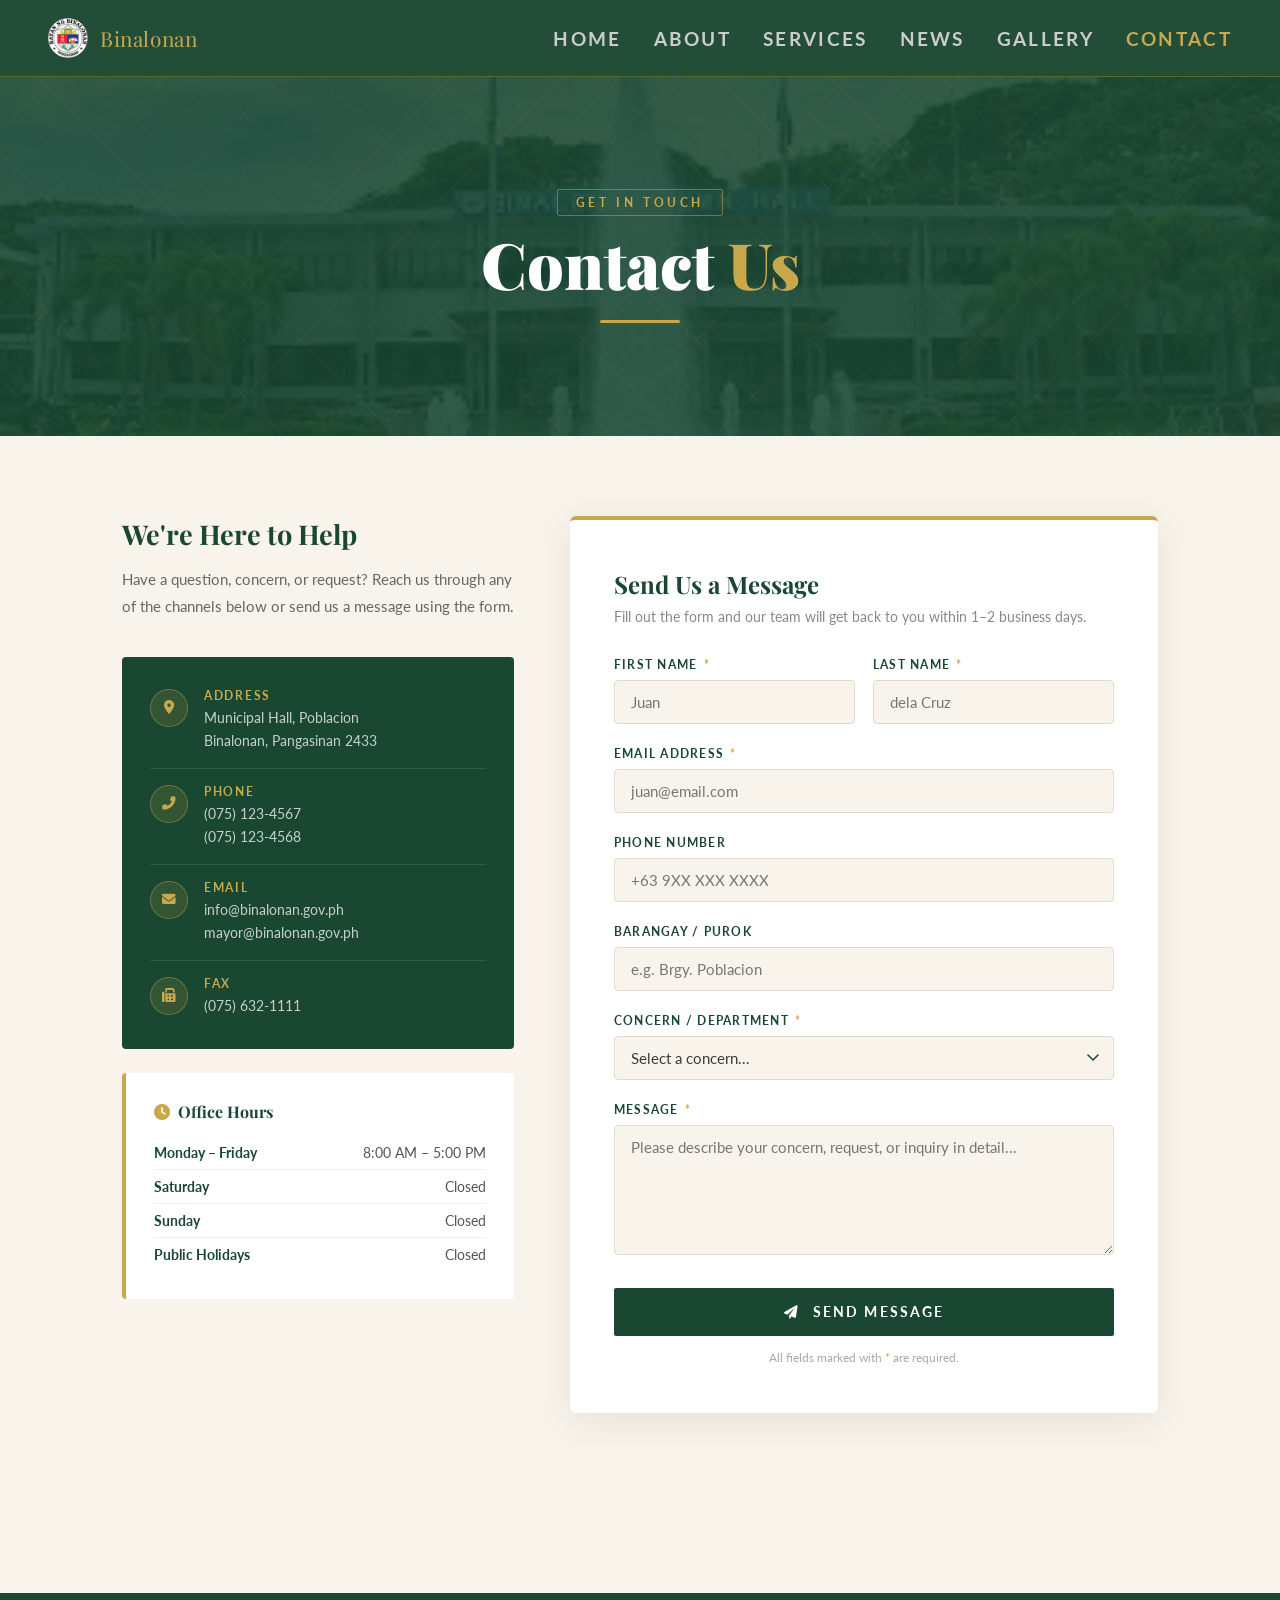
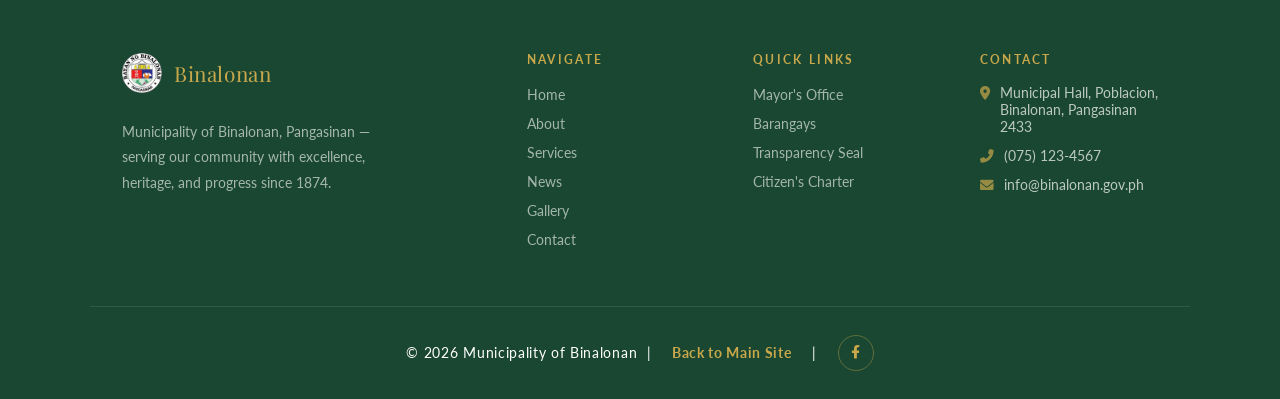
<file: contact.html>
<!DOCTYPE html>
<html lang="en">
<head>
    <meta charset="UTF-8">
    <meta name="viewport" content="width=device-width, initial-scale=1.0">
    <title>Contact Us | Binalonan Municipal Government</title>
    <link href="https://cdnjs.cloudflare.com/ajax/libs/font-awesome/6.0.0/css/all.min.css" rel="stylesheet">
    <link href="https://fonts.googleapis.com/css2?family=Playfair+Display:wght@400;700;900&family=Lato:wght@300;400;700&display=swap" rel="stylesheet">
    <style>
        :root {
            --green: #1a4731;
            --gold: #c9a84c;
            --cream: #f8f4ec;
            --mid: #3a3a3a;
        }

        * { margin: 0; padding: 0; box-sizing: border-box; }

        body {
            font-family: 'Lato', sans-serif;
            background: var(--cream);
            color: var(--mid);
        }

        nav {
            position: fixed;
            top: 0; left: 0; right: 0;
            z-index: 100;
            display: flex;
            align-items: center;
            justify-content: space-between;
            padding: 18px 48px;
            background: rgba(26,71,49,0.96);
            backdrop-filter: blur(8px);
            border-bottom: 1px solid rgba(201,168,76,0.3);
        }

        .logo {
            display: flex;
            align-items: center;
            gap: 12px;
            text-decoration: none;
            color: var(--gold);
            font-family: 'Playfair Display', serif;
            font-size: 1.3rem;
            letter-spacing: 0.03em;
        }

        .logo img { height: 40px; width: 40px; object-fit: contain; }

        .nav-links {
            list-style: none;
            display: flex;
            gap: 32px;
        }

        .nav-links a {
            color: #ccc;
            text-decoration: none;
            font-size: 1.20rem;
            letter-spacing: 0.12em;
            text-transform: uppercase;
            font-weight: 700;
            transition: color 0.2s;
        }

        .nav-links a:hover, .nav-links a.active { color: var(--gold); }

        /* HERO */
        .page-hero {
            margin-top: 76px;
            height: 360px;
            position: relative;
            overflow: hidden;
            display: flex;
            align-items: center;
            justify-content: center;
            background: var(--green);
        }

        .hero-pattern {
            position: absolute;
            inset: 0;
            background-image:
                repeating-linear-gradient(45deg, rgba(201,168,76,0.05) 0px, rgba(201,168,76,0.05) 1px, transparent 1px, transparent 40px),
                repeating-linear-gradient(-45deg, rgba(201,168,76,0.05) 0px, rgba(201,168,76,0.05) 1px, transparent 1px, transparent 40px);
        }

        .hero-bg-img {
            position: absolute;
            inset: 0;
            background: url('Image/binalonan municipal hall.jpg') center/cover no-repeat;
            opacity: 0.12;
            animation: slowzoom 14s ease-in-out infinite alternate;
        }

        @keyframes slowzoom {
            from { transform: scale(1.04); }
            to   { transform: scale(1.12); }
        }

        .page-hero-content {
            position: relative;
            z-index: 2;
            text-align: center;
            color: #fff;
        }

        .eyebrow {
            display: inline-block;
            font-size: 0.75rem;
            letter-spacing: 0.3em;
            text-transform: uppercase;
            color: var(--gold);
            font-weight: 700;
            margin-bottom: 16px;
            border: 1px solid rgba(201,168,76,0.5);
            padding: 5px 18px;
            border-radius: 2px;
        }

        .page-hero-content h1 {
            font-family: 'Playfair Display', serif;
            font-size: clamp(2.5rem, 5vw, 4.5rem);
            font-weight: 900;
            line-height: 1;
        }

        .page-hero-content h1 span { color: var(--gold); }

        .gold-line {
            width: 80px; height: 3px;
            background: var(--gold);
            margin: 24px auto 0;
            border-radius: 2px;
        }

        /* PAGE BODY */
        .page-body {
            max-width: 1100px;
            margin: 0 auto;
            padding: 80px 32px 100px;
        }

        /* TWO-COLUMN LAYOUT */
        .contact-layout {
            display: grid;
            grid-template-columns: 1fr 1.5fr;
            gap: 56px;
            align-items: start;
        }

        /* INFO COLUMN */
        .contact-info h2 {
            font-family: 'Playfair Display', serif;
            font-size: 1.7rem;
            color: var(--green);
            margin-bottom: 14px;
        }

        .contact-info > p {
            font-size: 0.95rem;
            line-height: 1.8;
            color: #666;
            margin-bottom: 36px;
        }

        .info-card {
            background: var(--green);
            border-radius: 4px;
            padding: 32px 28px;
            margin-bottom: 24px;
        }

        .info-item {
            display: flex;
            gap: 16px;
            align-items: flex-start;
            padding: 16px 0;
            border-bottom: 1px solid rgba(255,255,255,0.1);
        }

        .info-item:last-child { border-bottom: none; padding-bottom: 0; }
        .info-item:first-child { padding-top: 0; }

        .info-icon {
            width: 38px;
            height: 38px;
            border-radius: 50%;
            background: rgba(201,168,76,0.15);
            border: 1px solid rgba(201,168,76,0.4);
            display: flex;
            align-items: center;
            justify-content: center;
            color: var(--gold);
            font-size: 0.85rem;
            flex-shrink: 0;
        }

        .info-text h4 {
            color: var(--gold);
            font-size: 0.72rem;
            letter-spacing: 0.15em;
            text-transform: uppercase;
            font-weight: 700;
            margin-bottom: 4px;
        }

        .info-text p {
            color: rgba(255,255,255,0.75);
            font-size: 0.9rem;
            line-height: 1.6;
        }

        .office-hours {
            background: #fff;
            border-radius: 4px;
            padding: 28px;
            border-left: 4px solid var(--gold);
        }

        .office-hours h4 {
            font-family: 'Playfair Display', serif;
            color: var(--green);
            font-size: 1rem;
            margin-bottom: 14px;
        }

        .hours-row {
            display: flex;
            justify-content: space-between;
            font-size: 0.88rem;
            padding: 8px 0;
            border-bottom: 1px solid rgba(0,0,0,0.06);
            color: #555;
        }

        .hours-row:last-child { border-bottom: none; }
        .hours-row span:first-child { font-weight: 700; color: var(--green); }

        .social-row {
            display: flex;
            gap: 12px;
            margin-top: 24px;
        }

        .social-btn {
            width: 42px;
            height: 42px;
            border-radius: 50%;
            background: var(--green);
            display: flex;
            align-items: center;
            justify-content: center;
            color: var(--gold);
            font-size: 0.9rem;
            text-decoration: none;
            transition: background 0.2s;
        }

        .social-btn:hover { background: #22593e; }

        /* FORM COLUMN */
        .contact-form-wrap {
            background: #fff;
            border-radius: 6px;
            padding: 48px 44px;
            box-shadow: 0 8px 40px rgba(0,0,0,0.08);
            border-top: 4px solid var(--gold);
        }

        .contact-form-wrap h3 {
            font-family: 'Playfair Display', serif;
            font-size: 1.5rem;
            color: var(--green);
            margin-bottom: 8px;
        }

        .contact-form-wrap > p {
            font-size: 0.9rem;
            color: #888;
            margin-bottom: 32px;
        }

        .form-row {
            display: grid;
            grid-template-columns: 1fr 1fr;
            gap: 18px;
        }

        .form-group {
            margin-bottom: 22px;
        }

        .form-group label {
            display: block;
            font-size: 0.78rem;
            font-weight: 700;
            letter-spacing: 0.1em;
            text-transform: uppercase;
            color: var(--green);
            margin-bottom: 8px;
        }

        .form-group label span {
            color: var(--gold);
            margin-left: 2px;
        }

        .form-group input,
        .form-group select,
        .form-group textarea {
            width: 100%;
            padding: 12px 16px;
            border: 1.5px solid #e0dbd0;
            border-radius: 4px;
            font-family: 'Lato', sans-serif;
            font-size: 0.95rem;
            color: var(--mid);
            background: var(--cream);
            outline: none;
            transition: border-color 0.2s, background 0.2s;
            appearance: none;
            -webkit-appearance: none;
        }

        .form-group select {
            background-image: url("data:image/svg+xml,%3Csvg xmlns='http://www.w3.org/2000/svg' width='12' height='8' viewBox='0 0 12 8'%3E%3Cpath d='M1 1l5 5 5-5' stroke='%231a4731' stroke-width='1.5' fill='none' stroke-linecap='round'/%3E%3C/svg%3E");
            background-repeat: no-repeat;
            background-position: right 14px center;
            padding-right: 36px;
        }

        .form-group input:focus,
        .form-group select:focus,
        .form-group textarea:focus {
            border-color: var(--gold);
            background: #fff;
        }

        .form-group textarea {
            resize: vertical;
            min-height: 130px;
        }

        .submit-btn {
            display: inline-block;
            background: var(--green);
            color: #fff;
            font-family: 'Lato', sans-serif;
            font-weight: 700;
            font-size: 0.85rem;
            letter-spacing: 0.15em;
            text-transform: uppercase;
            padding: 16px 40px;
            border-radius: 2px;
            border: none;
            cursor: pointer;
            transition: background 0.2s, transform 0.2s;
            width: 100%;
            margin-top: 8px;
        }

        .submit-btn:hover {
            background: #22593e;
            transform: translateY(-2px);
        }

        .submit-btn i { margin-right: 8px; }

        .form-note {
            font-size: 0.78rem;
            color: #aaa;
            text-align: center;
            margin-top: 14px;
        }

        .success-message {
            display: none;
            background: rgba(26,71,49,0.08);
            border: 1px solid rgba(26,71,49,0.25);
            border-radius: 4px;
            padding: 18px 20px;
            text-align: center;
            color: var(--green);
            font-size: 0.92rem;
            margin-top: 18px;
        }

        .success-message i { margin-right: 8px; color: var(--gold); }

        footer {
            background: var(--green);
            color: #fff;
            padding: 60px 0 0;
            margin-top: 80px;
        }

        .footer-inner {
            max-width: 1100px;
            margin: 0 auto;
            padding: 0 32px 48px;
            display: grid;
            grid-template-columns: 2fr 1fr 1fr 1fr;
            gap: 48px;
            border-bottom: 1px solid rgba(255,255,255,0.1);
        }

        .footer-brand .logo { margin-bottom: 14px; display: inline-flex; }
        .footer-brand p { font-size: 0.88rem; line-height: 1.8; opacity: 0.6; max-width: 260px; margin-top: 12px; }

        .footer-col h4 {
            font-size: 0.72rem;
            letter-spacing: 0.2em;
            text-transform: uppercase;
            color: var(--gold);
            font-weight: 700;
            margin-bottom: 18px;
        }

        .footer-col ul { list-style: none; }
        .footer-col ul li { margin-bottom: 10px; }
        .footer-col ul li a { color: rgba(255,255,255,0.6); text-decoration: none; font-size: 0.88rem; transition: color 0.2s; }
        .footer-col ul li a:hover { color: var(--gold); }

        .footer-col .contact-item { display: flex; align-items: flex-start; gap: 10px; margin-bottom: 12px; font-size: 0.88rem; opacity: 0.7; }
        .footer-col .contact-item i { color: var(--gold); margin-top: 3px; font-size: 0.85rem; flex-shrink: 0; }

        .footer-bottom {
            max-width: 1100px;
            margin: 0 auto;
            padding: 20px 32px;
            display: flex;
            align-items: center;
            justify-content: space-between;
        }

        .footer-bottom p { font-size: 0.8rem; opacity: 0.5; }

        .page-footer {
            background: var(--green);
            color: #fff;
            text-align: center;
            padding: 28px;
            font-size: 0.85rem;
            letter-spacing: 0.05em;
            display: flex;
            align-items: center;
            justify-content: center;
            gap: 16px;
            flex-wrap: wrap;
        }

        .page-footer a {
            color: var(--gold);
            text-decoration: none;
            font-weight: 700;
        }

        .footer-social { display: flex; gap: 14px; }
        .footer-social a {
            width: 36px; height: 36px; border-radius: 50%;
            border: 1px solid rgba(201,168,76,0.4);
            display: flex; align-items: center; justify-content: center;
            color: var(--gold); font-size: 0.85rem; text-decoration: none;
            transition: background 0.2s;
        }
        .footer-social a:hover { background: rgba(201,168,76,0.15); }

        @media (max-width: 900px) {
            nav { padding: 14px 20px; }
            .nav-links { display: none; }
            .contact-layout { grid-template-columns: 1fr; }
            .form-row { grid-template-columns: 1fr; }
            .contact-form-wrap { padding: 32px 24px; }
            .page-body { padding: 48px 20px 60px; }
            .footer-inner { grid-template-columns: 1fr 1fr; gap: 32px; }
        }
    </style>
</head>
<body>

    <nav>
        <a href="index.html" class="logo">
            <img src="Image/BinalonanLogo.png" alt="Binalonan Logo">
            <span>Binalonan</span>
        </a>
        <ul class="nav-links">
            <li><a href="index.html">Home</a></li>
            <li><a href="about.html">About</a></li>
            <li><a href="services.html">Services</a></li>
            <li><a href="news.html">News</a></li>
            <li><a href="gallery.html">Gallery</a></li>
            <li><a href="contact.html" class="active">Contact</a></li>
        </ul>
    </nav>

    <section class="page-hero">
        <div class="hero-pattern"></div>
        <div class="hero-bg-img"></div>
        <div class="page-hero-content">
            <div class="eyebrow">Get in Touch</div>
            <h1>Contact <span>Us</span></h1>
            <div class="gold-line"></div>
        </div>
    </section>

    <div class="page-body">

        <div class="contact-layout">

            <div class="contact-info">
                <h2>We're Here to Help</h2>
                <p>Have a question, concern, or request? Reach us through any of the channels below or send us a message using the form.</p>

                <div class="info-card">
                    <div class="info-item">
                        <div class="info-icon"><i class="fas fa-map-marker-alt"></i></div>
                        <div class="info-text">
                            <h4>Address</h4>
                            <p>Municipal Hall, Poblacion<br>Binalonan, Pangasinan 2433</p>
                        </div>
                    </div>
                    <div class="info-item">
                        <div class="info-icon"><i class="fas fa-phone-alt"></i></div>
                        <div class="info-text">
                            <h4>Phone</h4>
                            <p>(075) 123-4567<br>(075) 123-4568</p>
                        </div>
                    </div>
                    <div class="info-item">
                        <div class="info-icon"><i class="fas fa-envelope"></i></div>
                        <div class="info-text">
                            <h4>Email</h4>
                            <p>info@binalonan.gov.ph<br>mayor@binalonan.gov.ph</p>
                        </div>
                    </div>
                    <div class="info-item">
                        <div class="info-icon"><i class="fas fa-fax"></i></div>
                        <div class="info-text">
                            <h4>Fax</h4>
                            <p>(075) 632-1111</p>
                        </div>
                    </div>
                </div>

                <div class="office-hours">
                    <h4><i class="fas fa-clock" style="margin-right:8px;color:var(--gold);"></i>Office Hours</h4>
                    <div class="hours-row"><span>Monday – Friday</span><span>8:00 AM – 5:00 PM</span></div>
                    <div class="hours-row"><span>Saturday</span><span>Closed</span></div>
                    <div class="hours-row"><span>Sunday</span><span>Closed</span></div>
                    <div class="hours-row"><span>Public Holidays</span><span>Closed</span></div>
                </div>

            </div>

            <div class="contact-form-wrap">
                <h3>Send Us a Message</h3>
                <p>Fill out the form and our team will get back to you within 1–2 business days.</p>

                <form id="contactForm">
                    <div class="form-row">
                        <div class="form-group">
                            <label>First Name <span>*</span></label>
                            <input type="text" placeholder="Juan" required>
                        </div>
                        <div class="form-group">
                            <label>Last Name <span>*</span></label>
                            <input type="text" placeholder="dela Cruz" required>
                        </div>
                    </div>

                    <div class="form-group">
                        <label>Email Address <span>*</span></label>
                        <input type="email" placeholder="juan@email.com" required>
                    </div>

                    <div class="form-group">
                        <label>Phone Number</label>
                        <input type="tel" placeholder="+63 9XX XXX XXXX">
                    </div>

                    <div class="form-group">
                        <label>Barangay / Purok</label>
                        <input type="text" placeholder="e.g. Brgy. Poblacion">
                    </div>

                    <div class="form-group">
                        <label>Concern / Department <span>*</span></label>
                        <select required>
                            <option value="" disabled selected>Select a concern...</option>
                            <option>Civil Registry</option>
                            <option>Business Permits &amp; Licensing</option>
                            <option>Health Services</option>
                            <option>Education &amp; Scholarships</option>
                            <option>Social Welfare</option>
                            <option>Infrastructure &amp; Public Works</option>
                            <option>Mayor's Office</option>
                            <option>General Inquiry</option>
                            <option>Other</option>
                        </select>
                    </div>

                    <div class="form-group">
                        <label>Message <span>*</span></label>
                        <textarea placeholder="Please describe your concern, request, or inquiry in detail..." required></textarea>
                    </div>

                    <button type="submit" class="submit-btn">
                        <i class="fas fa-paper-plane"></i> Send Message
                    </button>
                    <p class="form-note">All fields marked with <span style="color:var(--gold);">*</span> are required.</p>
                </form>

                <div class="success-message" id="successMsg">
                    <i class="fas fa-check-circle"></i>
                    Thank you! Your message has been sent. We will respond within 1–2 business days.
                </div>
            </div>
        </div>

    </div>

    <footer>
        <div class="footer-inner">
            <div class="footer-brand">
                <a href="index.html" class="logo">
                    <img src="Image/BinalonanLogo.png" alt="Binalonan Logo">
                    <span>Binalonan</span>
                </a>
                <p>Municipality of Binalonan, Pangasinan — serving our community with excellence, heritage, and progress since 1874.</p>
            </div>
            <div class="footer-col">
                <h4>Navigate</h4>
                <ul>
                    <li><a href="index.html">Home</a></li>
                    <li><a href="about.html">About</a></li>
                    <li><a href="services.html">Services</a></li>
                    <li><a href="news.html">News</a></li>
                    <li><a href="gallery.html">Gallery</a></li>
                    <li><a href="contact.html">Contact</a></li>
                </ul>
            </div>
            <div class="footer-col">
                <h4>Quick Links</h4>
                <ul>
                    <li><a href="#">Mayor's Office</a></li>
                    <li><a href="#">Barangays</a></li>
                    <li><a href="#">Transparency Seal</a></li>
                    <li><a href="#">Citizen's Charter</a></li>
                </ul>
            </div>
            <div class="footer-col">
                <h4>Contact</h4>
                <div class="contact-item"><i class="fas fa-map-marker-alt"></i><span>Municipal Hall, Poblacion, Binalonan, Pangasinan 2433</span></div>
                <div class="contact-item"><i class="fas fa-phone-alt"></i><span>(075) 123-4567</span></div>
                <div class="contact-item"><i class="fas fa-envelope"></i><span>info@binalonan.gov.ph</span></div>
            </div>
        </div>
    </footer>
    <div class="page-footer">
        &copy; 2026 Municipality of Binalonan &nbsp;|&nbsp;
        <a href="index.html">Back to Main Site</a>
        &nbsp;|&nbsp;
        <div class="footer-social">
            <a href="#"><i class="fab fa-facebook-f"></i></a>
        </div>
    </div>

    <script>
        document.getElementById('contactForm').addEventListener('submit', function(e) {
            e.preventDefault();
            this.style.display = 'none';
            document.getElementById('successMsg').style.display = 'block';
        });
    </script>
</body>
</html>
</file>
